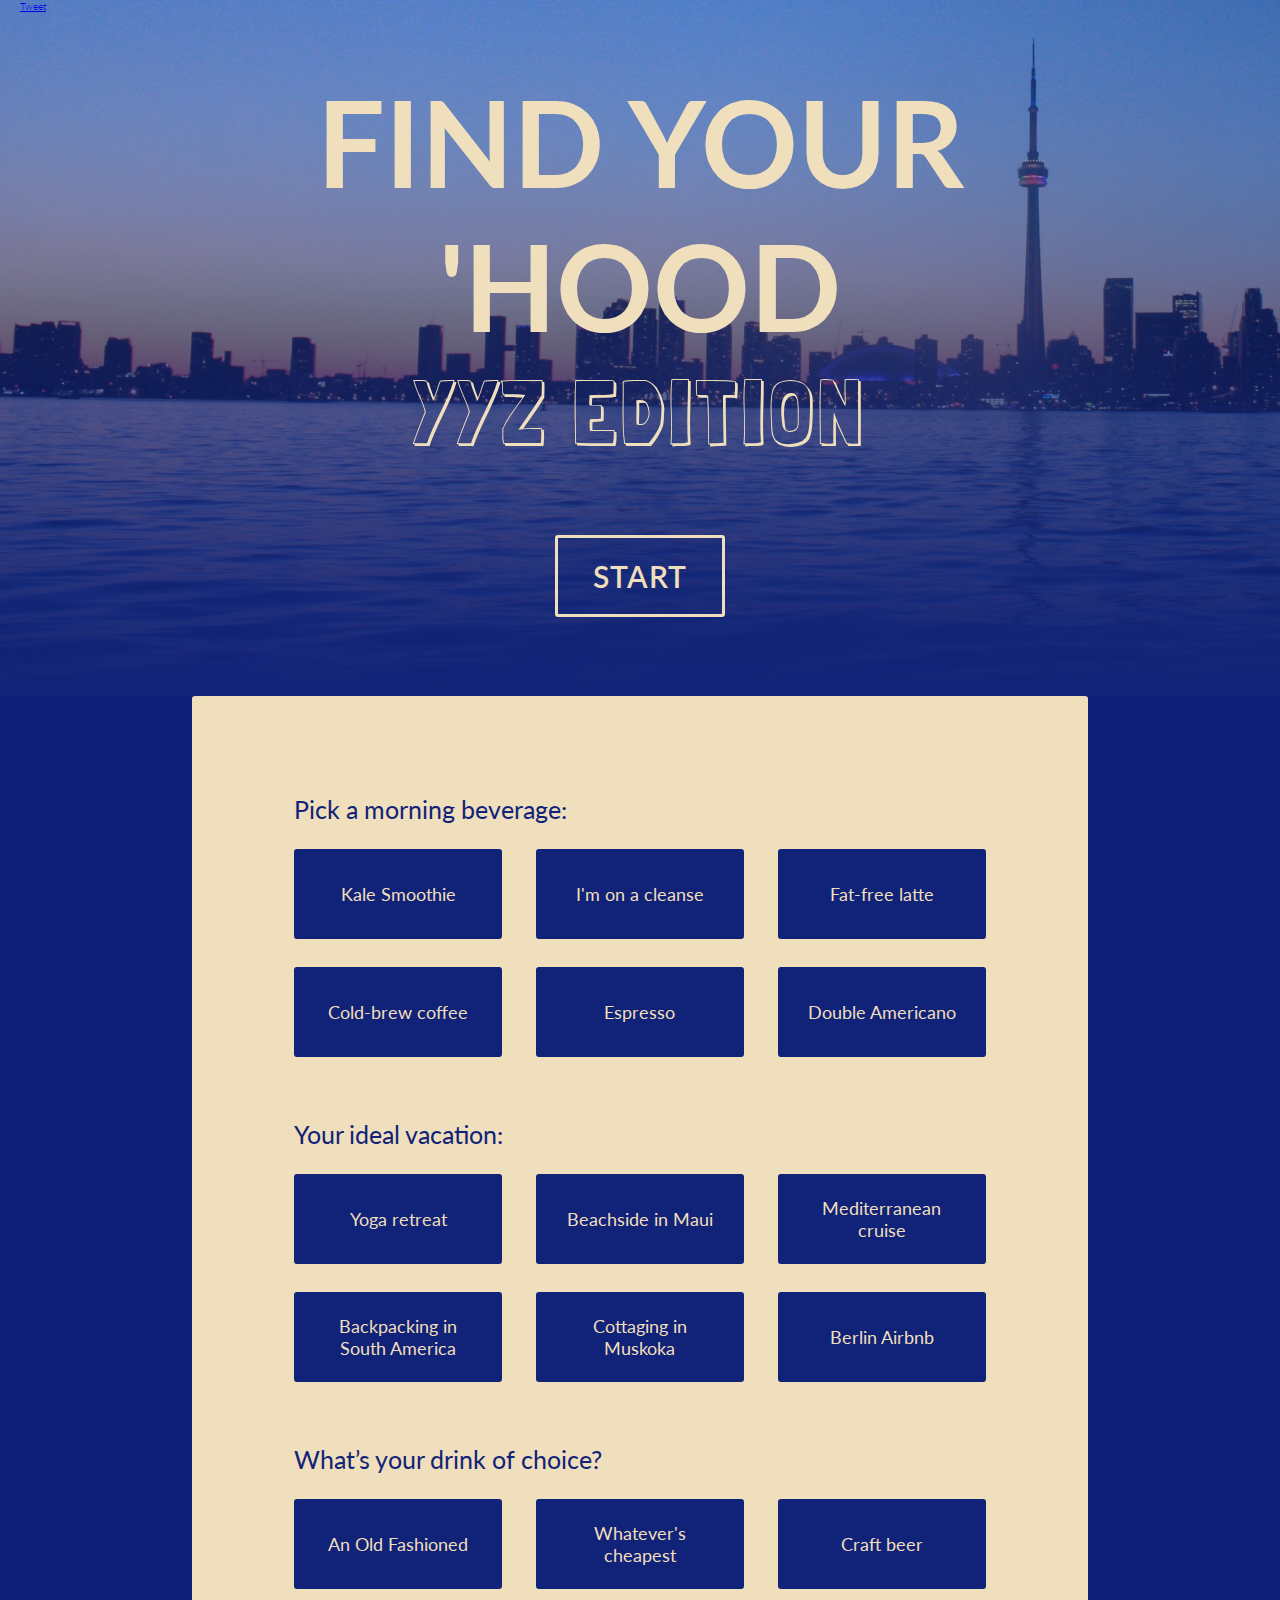
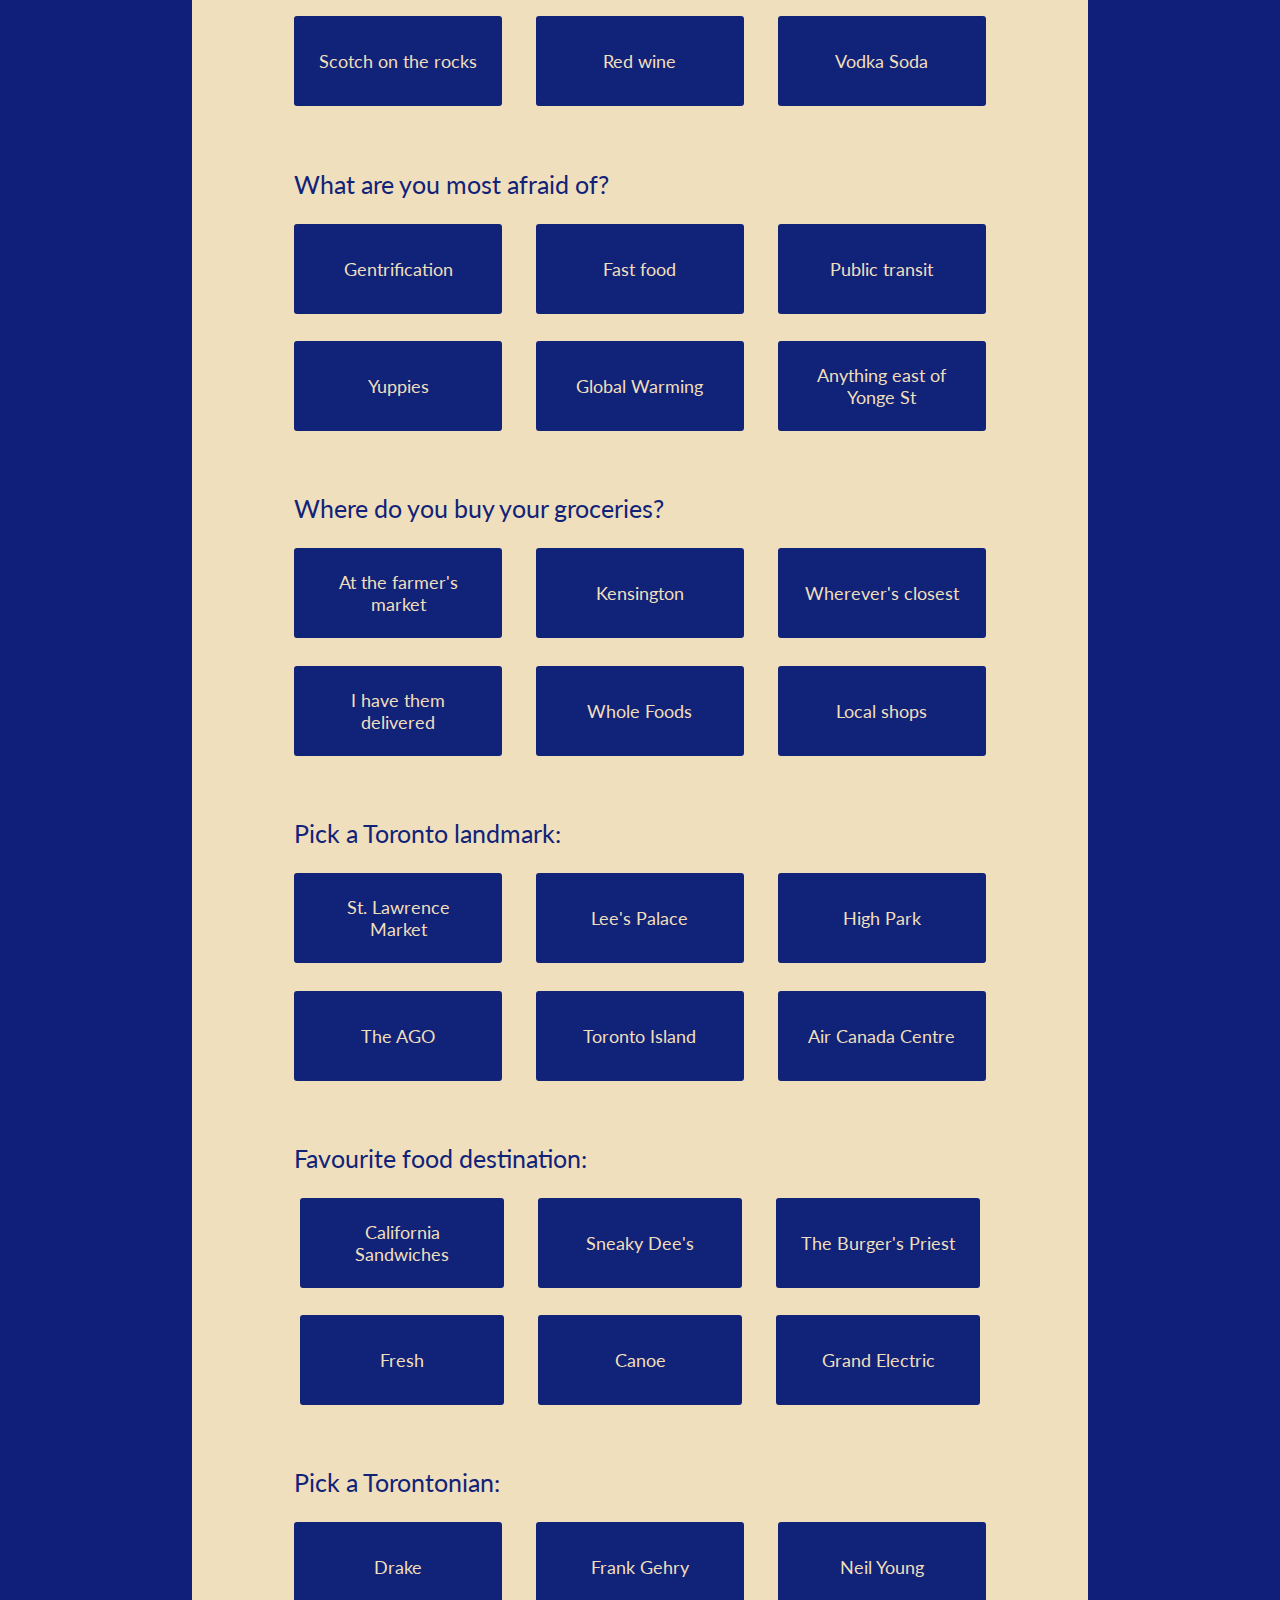
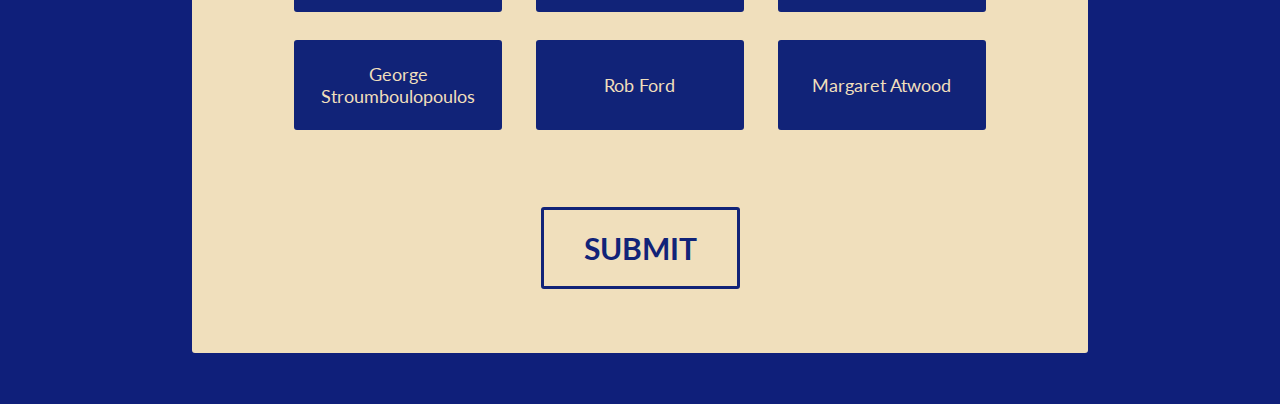
<file: index.html>
<!DOCTYPE html>
<html lang="en">
<head>
	<meta charset="UTF-8">
	<title>Find your YYZ 'hood.</title>
	<link href='http://fonts.googleapis.com/css?family=Londrina+Shadow|Lato:400,300,900|Josefin+Sans:400,600,300' rel='stylesheet' type='text/css'>
	<link href='https://fonts.googleapis.com/css?family=McLaren' rel='stylesheet' type='text/css'>
	<link rel="icon" type="image/png" href="favicon.png"/>
	<meta name="viewport" content="width=device-width">
	<link rel="stylesheet" href="style.css">
</head>
<body>	
	<header>
		<div class="twitter">
			<a href="https://twitter.com/share" class="twitter-share-button" data-url="http://bit.ly/1JOaRAQ" data-text="What Toronto neighbourhood do you belong in? Take the quiz: " data-via="milburnamanda" data-count="none" data-size="large" data-hashtags="YYZQuiz">Tweet</a>
		</div>
		<h1>Find your 'hood</h1>
		<h2>YYZ edition</h2>
		<div class="start-button smoothScroll">
			<a data-scroll href="#main" class="start">Start</a>
		</div>
	</header>
	<div class="main-container smoothScroll" id="main">
		<form class="neighbourhood-form">
			<p>Pick a morning beverage:</p>
			<div class="question question1">
				<input type="radio" id="kale" name="question1" value="3"><label for="kale">Kale Smoothie</label>
				<input type="radio" id="cleanse" name="question1" value="1"><label for="cleanse">I'm on a cleanse</label>
				<input type="radio" id="latte" name="question1" value="2"><label for="latte">Fat-free latte</label> 
				<input type="radio" id="cold" name="question1" value="6"><label for="cold">Cold-brew coffee</label>
				<input type="radio" id="espresso" name="question1" value="4"><label for="espresso">Espresso</label>
				<input type="radio" id="DA" name="question1" value="5"><label for="DA">Double Americano</label>
			</div>
			<p>Your ideal vacation:</p>
			<div class="question question2">
				<input type="radio" id="yoga" name="question2" value="3"><label for="yoga">Yoga retreat</label>
				<input type="radio" id="maui" name="question2" value="1"><label for="maui">Beachside in Maui</label>
				<input type="radio" id="cruise" name="question2" value="2"><label for="cruise">Mediterranean cruise</label> 
				<input type="radio" id="SA" name="question2" value="5"><label for="SA">Backpacking in South America</label>
				<input type="radio" id="muskoka" name="question2" value="4"><label for="muskoka">Cottaging in Muskoka</label>
				<input type="radio" id="berin" name="question2" value="6"><label for="berin">Berlin Airbnb</label>
			</div>
			<p>What’s your drink of choice?</p>
			<div class="question question3">
				<input type="radio" id="cocktail" name="question3" value="1"><label for="cocktail">An Old Fashioned</label>
				<input type="radio" id="cheap" name="question3" value="6"><label for="cheap">Whatever's cheapest</label>
				<input type="radio" id="craftBeer" name="question3" value="5"><label for="craftBeer">Craft beer</label>
				<input type="radio" id="scotch" name="question3" value="3"><label for="scotch">Scotch on the rocks</label>
				<input type="radio" id="wine" name="question3" value="2"><label for="wine">Red wine</label>
				<input type="radio" id="vodkaSoda" name="question3" value="4"><label for="vodkaSoda">Vodka Soda</label>
			</div>
			<p>What are you most afraid of?</p>
			<div class="question question4">
				<input type="radio" id="gentrification" name="question4" value="5"><label for="gentrification">Gentrification</label>
				<input type="radio" id="fastFood" name="question4" value="2"><label for="fastFood">Fast food</label>
				<input type="radio" id="ttc" name="question4" value="1"><label for="ttc">Public transit</label>
				<input type="radio" id="yuppies" name="question4" value="6"><label for="yuppies">Yuppies</label> 
				<input type="radio" id="globalWarming" name="question4" value="3"><label for="globalWarming">Global Warming</label>
				<input type="radio" id="eastOfYonge" name="question4" value="4"><label for="eastOfYonge">Anything east of Yonge St</label>
			</div>
			<p>Where do you buy your groceries?</p>
			<div class="question question5">
				<input type="radio" id="farmersMkt" name="question5" value="3"><label for="farmersMkt">At the farmer's market</label>
				<input type="radio" id="kensington" name="question5" value="5"><label for="kensington">Kensington</label>
				<input type="radio" id="closest" name="question5" value="6"><label for="closest">Wherever's closest</label>
				<input type="radio" id="delivered" name="question5" value="1"><label for="delivered">I have them delivered</label>
				<input type="radio" id="wholeFoods" name="question5" value="2"><label for="wholeFoods">Whole Foods</label>
				<input type="radio" id="localShops" name="question5" value="4"><label for="localShops">Local shops</label>
			</div>
			<p>Pick a Toronto landmark:</p>
			<div class="question question6">
				<input type="radio" id="stlawrence" name="question6" value="3"><label for="stlawrence">St. Lawrence Market</label>
				<input type="radio" id="lees" name="question6" value="6"><label for="lees">Lee's Palace</label>
				<input type="radio" id="highPark" name="question6" value="5"><label for="highPark">High Park</label> 
				<input type="radio" id="ago" name="question6" value="2"><label for="ago">The AGO</label>
				<input type="radio" id="island" name="question6" value="4"><label for="island">Toronto Island</label>
				<input type="radio" id="ACC" name="question6" value="1"><label for="ACC">Air Canada Centre</label>
			</div>
			<p>Favourite food destination:</p>
			<div class="question question7">
				<input type="radio" id="caliSandi" name="question7" value="4"><label for="caliSandi">California Sandwiches</label>
				<input type="radio" id="sneaks" name="question7" value="5"><label for="sneaks">Sneaky Dee's</label>
				<input type="radio" id="burgers" name="question7" value="3"><label for="burgers">The Burger's Priest</label>
				<input type="radio" id="fresh" name="question7" value="2"><label for="fresh">Fresh</label>
				<input type="radio" id="canoe" name="question7" value="1"><label for="canoe">Canoe</label>
				<input type="radio" id="grandElectric" name="question7" value="6"><label for="grandElectric">Grand Electric</label>
			</div>
			<p>Pick a Torontonian:</p>
			<div class="question question8">
				<input type="radio" id="drake" name="question8" value="6"><label for="drake">Drake</label>
				<input type="radio" id="gehry" name="question8" value="2"><label for="gehry">Frank Gehry</label>
				<input type="radio" id="neilYoung" name="question8" value="4"><label for="neilYoung">Neil Young</label>
				<input type="radio" id="strombo" name="question8" value="3"><label for="strombo">George Stroumboulopoulos</label>
				<input type="radio" id="robFord" name="question8" value="1"><label for="robFord">Rob Ford</label>
				<input type="radio" id="margaret" name="question8" value="5"><label for="margaret">Margaret Atwood</label>
			</div>
		<input type="submit" value="Submit" class="submit">
		</form>
	</div>
	<div class="result-container hidden yorkville">
		<div class="result hidden yorkville">
			<p class= "close">CLOSE</p>	
			<h2>You belong in...</h2>
			<h2 class="neighbourhood">YORKVILLE</h2>
			<p>You’re no stranger to the finer things in life-and you like it that way. Yorkville is home to Toronto’s most exclusive shops, sophisticated restaurants and lavish condos. Needless to say, this is your kind of ‘hood. Now go enjoy a cocktail at Sassafraz.</p>
			<a href="https://twitter.com/share" class="twitter-share-button" data-url="http://bit.ly/1JOaRAQ" data-text="I got YORKVILLE. What's your Toronto neighbourhood? Take the quiz: " data-via="milburnamanda" data-count="none" data-size="large" data-hashtags="YYZQuiz">Tweet</a>
		</div>
	</div>
	<div class="result-container hidden forestHill">
		<div class="result hidden forestHill">
			<p class= "close">CLOSE</p>
			<h2 class="top">You belong in...</h2>
			<h2 class="neighbourhood">FOREST HILL</h2>
			<p class="description">You won’t settle for anything less than the best. Sprawling mansions, private schools and manicured green space—yep… you, your family and the nanny should be more than comfortable in Forest Hill. </p>
			<a href="https://twitter.com/share" class="twitter-share-button" data-url="http://bit.ly/1JOaRAQ" data-text="I got FOREST HILL. What's your Toronto neighbourhood? Take the quiz: " data-via="milburnamanda" data-count="none" data-size="large" data-hashtags="YYZQuiz">Tweet</a>
		</div>
	</div>
	<div class="result-container hidden beaches">
		<div class="result hidden beaches">
			<p class= "close">CLOSE</p>
			<h2 class="top">You belong in...</h2>
			<h2 class="neighbourhood">THE BEACHES</h2>
			<p class="description">You have a laid-back lifestyle and you likely own a dog. You’ll love the vibe in the Beaches. With a relaxed, small-town charm, this ‘hood offers an eclectic mix of shops, cafés and pubs in addition to easy access to the beachfront. Welcome home.</p>
			<a href="https://twitter.com/share" class="twitter-share-button" data-url="http://bit.ly/1JOaRAQ" data-text="I got THE BEACHES. What's your Toronto neighbourhood? Take the quiz: " data-via="milburnamanda" data-count="none" data-size="large" data-hashtags="YYZQuiz">Tweet</a>
		</div>
	</div>
	<div class="result-container hidden distillery">
		<div class="result hidden distillery">
			<p class= "close">CLOSE</p>
			<h2 class="top">You belong in...</h2>
			<h2 class="neighbourhood">THE DISTILLERY DISTRICT</h2>
			<p class="description">You’re an arts and culture junkie with a deep appreciation for old-timey architecture—you belong in the Distillery District. So, what can you expect to find in this charming, pedestrian-only neighbourhood? Cobblestone streets lined with theatres, restaurants, galleries, boutique retailers and cafes. Get ready for the constant flow of tourists in your!</p>
			<a href="https://twitter.com/share" class="twitter-share-button" data-url="http://bit.ly/1JOaRAQ" data-text="I got THE DISTILLERY DISTRICT. What's your Toronto neighbourhood? Take the quiz: " data-via="milburnamanda" data-count="none" data-size="large" data-hashtags="YYZQuiz">Tweet</a>
		</div>
	</div>
	<div class="result-container hidden leslieville">
		<div class="result hidden leslieville">
			<p class= "close">CLOSE</p>
			<h2 class="top">You belong in...</h2>
			<h2 class="neighbourhood">LESLIEVILLE</h2>
			<p class="description">You’re a young professional finally ready to settle down. This family-friendly neighbourhood is close to downtown, has lots of green space and has an amazing brunch scene. Seriously—good luck trying to get a table at Lady Marmalade or Bonjour Brioche on a Sunday.</p>
			<a href="https://twitter.com/share" class="twitter-share-button" data-url="http://bit.ly/1JOaRAQ" data-text="I got LESLIEVILLE. What's your Toronto neighbourhood? Take the quiz: " data-via="milburnamanda" data-count="none" data-size="large" data-hashtags="YYZQuiz">Tweet</a>
		</div>
	</div>
	<div class="result-container hidden liberty">
		<div class="result hidden liberty">
			<p class= "close">CLOSE</p>
			<h2 class="top">You belong in...</h2>
			<h2 class="neighbourhood">LIBERTY VILLAGE</h2>
			<p class="description">You’re probably working at an agency with Mill Street Mondays, T-shirt Tuesdays and regular ping pong tourneys. So is everyone else in Liberty Village, so you'll fit right in. Aside from packed streetcars, Liberty Village has an LCBO, a grocery store and trendy condos—basically everything you’ll need.</p>
			<a href="https://twitter.com/share" class="twitter-share-button" data-url="http://bit.ly/1JOaRAQ" data-text="I got LIBERTY VILLAGE. What's your Toronto neighbourhood? Take the quiz: " data-via="milburnamanda" data-count="none" data-size="large" data-hashtags="YYZQuiz">Tweet</a>
		</div>
	</div>
	<div class="result-container hidden annex">
		<div class="result hidden annex">
			<p class= "close">CLOSE</p>
			<h2 class="top">You belong in...</h2>
			<h2 class="neighbourhood">THE ANNEX</h2>
			<p class="description">You’re equal parts trendy and practical, and the Annex is your happy medium. This neighbourhood is home to countless pubs and restaurants and offers convenient access to the TTC. Be warned: it’s a popular neighbourhood for students, so it can get a little rowdy. But if you don’t mind a little bit of noise, you’ll love it here.</p>
			<a href="https://twitter.com/share" class="twitter-share-button" data-url="http://bit.ly/1JOaRAQ" data-text="I got THE ANNEX. What's your Toronto neighbourhood? Take the quiz: " data-via="milburnamanda" data-count="none" data-size="large" data-hashtags="YYZQuiz">Tweet</a>
		</div>
	</div>
	<div class="result-container hidden littleItaly">
		<div class="result hidden littleItaly">
			<p class= "close">CLOSE</p>
			<h2 class="top">You belong in...</h2>
			<h2 class="neighbourhood">LITTLE ITALY</h2>
			<p class="description">Little Italy is where it’s at. There are tons of restaurants, bars and shops around, which is perfect for you because you’re always on the go. If you’re cool with a little bit of noise, this is the place for you!</p>
			<a href="https://twitter.com/share" class="twitter-share-button" data-url="http://bit.ly/1JOaRAQ" data-text="I got LITTLE ITALY. What's your Toronto neighbourhood? Take the quiz: " data-via="milburnamanda" data-count="none" data-size="large" data-hashtags="YYZQuiz">Tweet</a>
		</div>
	</div>
	<div class="result-container hidden chinatown">
		<div class="result hidden chinatown">
			<p class= "close">CLOSE</p>
			<h2 class="top">You belong in...</h2>
			<h2 class="neighbourhood">CHINATOWN</h2>
			<p class="description">You’re the laid-back, go-with-the-flow type. You’re never in a rush to get anywhere, which is a good thing, because the sidewalks in Chinatown are always packed. On the plus side, you can get a full meal for under $10 at any time of day (or night).</p>
			<a href="https://twitter.com/share" class="twitter-share-button" data-url="http://bit.ly/1JOaRAQ" data-text="I got CHINATOWN. What's your Toronto neighbourhood? Take the quiz: " data-via="milburnamanda" data-count="none" data-size="large" data-hashtags="YYZQuiz">Tweet</a>
		</div>
	</div>
	<div class="result-container hidden kensington">
		<div class="result hidden kensington">
			<p class= "close">CLOSE</p>
			<h2 class="top">You belong in...</h2>
			<h2 class="neighbourhood">KENSINGTON MARKET</h2>
			<p class="description">You’re pretty laid-back and a little bit eclectic—you’ll love the vibe in Kensington. Crawling with vintage shops, one-of-a-kind restaurants and outrageous street performers, Kensington is one of the most unique neighbourhoods in the city.</p>
			<a href="https://twitter.com/share" class="twitter-share-button" data-url="http://bit.ly/1JOaRAQ" data-text="I got KENSINGTON. What's your Toronto neighbourhood? Take the quiz: " data-via="milburnamanda" data-count="none" data-size="large" data-hashtags="YYZQuiz">Tweet</a>
		</div>	
	</div>
	<div class="result-container hidden dundas">
		<div class="result hidden dundas">
			<p class= "close">CLOSE</p>
			<h2 class="top">You belong in...</h2>
			<h2 class="neighbourhood">DUNDAS WEST</h2>
			<p class="description">You’re pretty low-key but you still like to have a good time. You're a great fit for Dundas West-a happening neighbourhood with a trendy vibe and minimal tourists. The strip is lined with hidden gems frequented by the locals. With tons of restaurants, bars and shops—it’s exactly what you’re looking for.</p>
			<a href="https://twitter.com/share" class="twitter-share-button" data-url="http://bit.ly/1JOaRAQ" data-text="I got DUNDAS WEST. What's your Toronto neighbourhood? Take the quiz: " data-via="milburnamanda" data-count="none" data-size="large" data-hashtags="YYZQuiz">Tweet</a>
		</div>
	</div>
	<div class="result-container hidden junction">
		<div class="result hidden junction">
			<p class= "close">CLOSE</p>
			<h2 class="top">You belong in...</h2>
			<h2 class="neighbourhood">THE JUNCTION</h2>
			<p class="description">You’re the type of person who likes to take a load off at the end of the day. The Junction offers an escape from the city without actually having to leave it. Tucked away from the hustle and bustle, this low-key neighbourhood has plenty of restaurants and shops to choose from.</p>
			<a href="https://twitter.com/share" class="twitter-share-button" data-url="http://bit.ly/1JOaRAQ" data-text="I got THE JUNCTION. What's your Toronto neighbourhood? Take the quiz: " data-via="milburnamanda" data-count="none" data-size="large" data-hashtags="YYZQuiz">Tweet</a>
		</div>
	</div>
	<div class="result-container hidden bloor">
		<div class="result hidden bloor">
			<p class= "close">CLOSE</p>
			<h2 class="top">You belong in...</h2>
			<h2 class="neighbourhood">BLOORDALE</h2>
			<p class="description">You have a steadily growing vinyl collection and you bike everywhere. With hip coffee shops, tattoo parlours and slew of vegan restaurants, Bloordale is the place for you. This formerly sketchy ‘hood has transformed into a hipster haven, rough around the edges and free of corporate chains. You’re going to love it here.</p>
			<a href="https://twitter.com/share" class="twitter-share-button" data-url="http://bit.ly/1JOaRAQ" data-text="I got BLOORDALE. What's your Toronto neighbourhood? Take the quiz: " data-via="milburnamanda" data-count="none" data-size="large" data-hashtags="YYZQuiz">Tweet</a>
		</div>
	</div>
	<div class="result-container hidden parkdale">
		<div class="result hidden parkdale">
			<p class= "close">CLOSE</p>
			<h2 class="top">You belong in...</h2>
			<h2 class="neighbourhood">PARKDALE</h2>
			<p class="description">You likely have at least three tattoos and work as either a bartender or a graphic artist. You obviously belong in Parkdale. In its own little world, Parkdale is packed with vintage shops,  art galleries and coffee shops full of people typing away on their MacBooks. Basically, it’s hipster heaven.</p>
			<a href="https://twitter.com/share" class="twitter-share-button" data-url="http://bit.ly/1JOaRAQ" data-text="I got PARKDALE. What's your Toronto neighbourhood? Take the quiz: " data-via="milburnamanda" data-count="none" data-size="large" data-hashtags="YYZQuiz">Tweet</a>
		</div>
	</div>
<script src="https://ajax.googleapis.com/ajax/libs/jquery/1.10.2/jquery.min.js"></script>
<script src="smooth-scroll.js"></script>
<script src="script.js"></script>

</body>

</html>
</file>
<file: style.css>
article,aside,details,figcaption,figure,footer,header,hgroup,nav,section,summary{display:block;}audio,canvas,video{display:inline-block;}audio:not([controls]){display:none;height:0;}[hidden]{display:none;}html{font-family:sans-serif;-webkit-text-size-adjust:100%;-ms-text-size-adjust:100%;}a:focus{outline:thin dotted;}a:active,a:hover{outline:0;}h1{font-size:2em;}abbr[title]{border-bottom:1px dotted;}b,strong{font-weight:700;}dfn{font-style:italic;}mark{background:#ff0;color:#000;}code,kbd,pre,samp{font-family:monospace, serif;font-size:1em;}pre{white-space:pre-wrap;word-wrap:break-word;}q{quotes:\201C \201D \2018 \2019;}small{font-size:80%;}sub,sup{font-size:75%;line-height:0;position:relative;vertical-align:baseline;}sup{top:-.5em;}sub{bottom:-.25em;}img{border:0;}svg:not(:root){overflow:hidden;}fieldset{border:1px solid silver;margin:0 2px;padding:.35em .625em .75em;}button,input,select,textarea{font-family:inherit;font-size:100%;margin:0;}button,input{line-height:normal;}button,html input[type=button],/* 1 */
input[type=reset],input[type=submit]{-webkit-appearance:button;cursor:pointer;}button[disabled],input[disabled]{cursor:default;}input[type=checkbox],input[type=radio]{box-sizing:border-box;padding:0;}input[type=search]{-webkit-appearance:textfield;-moz-box-sizing:content-box;-webkit-box-sizing:content-box;box-sizing:content-box;}input[type=search]::-webkit-search-cancel-button,input[type=search]::-webkit-search-decoration{-webkit-appearance:none;}textarea{overflow:auto;vertical-align:top;}table{border-collapse:collapse;border-spacing:0;}body,figure{margin:0;}legend,button::-moz-focus-inner,input::-moz-focus-inner{border:0;padding:0;}

.clearfix:after {
   content: " ";
   visibility: hidden;
   display: block;
   height: 0;
   clear: both;
}

*, *:before, *:after {
	box-sizing: border-box;
}
/* End of set-up styles */

html {
	font-size: 10px;
}
body {
	font-family: 'Lato', sans-serif;
	font-weight: 300;
	color: #F0DFBC;
	margin: 0 auto;
	padding: 0;
	position: relative;
}
h1 {
	font-size: 12rem;
	text-transform: uppercase;
	margin-top: -50px;
	font-family: 'Lato', sans-serif;
	font-weight: 700;
	margin: 0 auto;
	text-align: center;
	width: 60%;
}
h2 {
	margin: 0 auto 4%;
	font-weight: 400;
	text-transform: uppercase;
	font-size: 9rem;
	letter-spacing: 5px;
	font-family: 'Londrina Shadow', sans-serif;
	width: 50%;
	text-align: center;
}
.start-button {
	width: 100%;
	display: -webkit-flex;
	display: flex;
	-webkit-justify-content: center;
	justify-content: center;
}
a.start {
	text-decoration: none;
	width: 170px;
	padding: 20px;
	font-size: 3rem;
	font-family: 'Lato', sans-serif;
	font-weight: 600;
	text-align: center;
	margin: 20px auto 40px;
	text-transform: uppercase;
	color: #F0DFBC;
	background: rgba(15, 35, 120, 0.3);
	border: 3px solid #F0DFBC;
	border-radius: 3px;
	transition: all 0.3s ease;
	letter-spacing: 1px;
}
a.start:hover {
	color: #0f1F7A;
	background: #F0DFBC;
	border: 3px solid #F0DFBC;
}
header {
	background: linear-gradient(rgba(17, 35, 120, 0.3), rgba(17, 35, 120, 1.0)), url(toronto.jpg) no-repeat center;
	background-size: cover;
	max-width: 100%;
	width: 100%;
	padding-bottom: 3%;
}
.twitter {
	height: 70px; /* Hold height until button loads */
}
.twitter-share-button {
	margin: 20px;
}
.main-container{
	background: #0f1f7a;
	padding-bottom: 4%;
}
p {
	display: block;
	width: 100%;
	font-weight: 800;
	font-size: 2.5rem;
	margin-top: 5%;
	padding: 0;
	font-family: 'Lato', sans-serif;
	font-weight: 400;	
}
.neighbourhood-form {
	font-weight: 400;
	background: #F0DFBC;
	border-radius: 3px;
	width: 70%;
	margin: 0 auto;
	color: rgb(17,35,120);
	padding: 5% 8%;
	display:-webkit-flex;
	display:flex;
	-webkit-justify-content: center;
	justify-content: center;
	-webkit-flex-wrap: wrap;
	flex-wrap: wrap;
}
.question {
	display:-webkit-flex;
	display: flex;
	-webkit-flex-wrap: wrap;
	flex-wrap: wrap;
	-webkit-justify-content: space-between;
	justify-content: space-between;
	-webkit-align-items: center;
	align-items: center;
	text-align: center;
}
input[type=radio] {
    display:none; 
}
input[type=radio] + label {
	margin-bottom: 4%;
	padding: 1% 3%;
  	background: rgb(17,35,120);
  	border: 3px solid rgb(17,35,120);
  	border-radius: 3px;
	color: #F0DFBC;
	width: 30%;
	height: 9rem;
	font-size: 1.8rem;
	display: -webkit-flex;
	display: flex;
	-webkit-flex-wrap: wrap;
	flex-wrap: wrap;
	-webkit-align-items: center;
	align-items: center;
	-webkit-justify-content: center;
	justify-content: center;
}
input[type=radio] + label:hover {
	background: rgba(17, 35, 120, 0.8);
}
input[type=radio]:checked + label {
	background: #F0DFBC;
   	color: rgb(17,35,120);
   	border: 3px solid rgb(17,35,120);
}
input.submit {
   background-image: none;
   background: #F0DFBC;
   color: rgb(17,35,120);
   border: 3px solid rgb(17,35,120);
   padding: 20px 40px;
   text-transform: uppercase;
   font-weight: 700;
   font-size: 3rem;
   margin-top: 5rem;
   transition: all 0.3s ease;
   border-radius: 3px;
}
input.submit:hover, input.submit:focus {
	background: rgba(17, 35, 120, 0.7);
	color: #F0DFBC;
}
.result-container {
	height: 100vh;
	position: fixed;
	top: 0;
	left: 0;
	display: -webkit-flex;
	display: flex;
	-webkit-justify-content: center;
	justify-content: center;
	-webkit-align-items: center;
	align-items: center;
	background: rgb(17, 35, 120);
}
.result {
	color: rgb(17,35,120);
	background: #F0DFBC;
	padding: 5rem;
	width: 70%;
}
.result h2 {
	padding: 0;
	width: 100%;
}
.result .top {
	font-family: 'Lato', sans-serif;
	font-size: 4rem;
	letter-spacing: 0;
	text-transform: uppercase;
	margin-bottom: 2rem;
}
.result h2.neighbourhood {
	font-weight: 800;
}
.result .description {
	font-size: 2.2rem;
	margin: 20px 0;
}
.result .close {
	text-align: right;
	font-weight: 400;
	text-decoration: underline;
	font-size: 1.8rem;
}
.result .close:hover {
	cursor: pointer;
}
.result h2 {
	text-transform: none;
}
.hidden {
	display: none;
}

@media (max-width: 1075px) {
	h1, 
	h2,
	h3 {
	width: 80%;
	}

	.neighbourhood-form {
	width: 90%;
	}
}

@media (max-width: 875px) {

	h1, 
	h2, 
	h3 {
		width: 90%;
	}
	.neighbourhood-form {
		width: 95%;
		padding: 3%;
	}
	input.submit {
		font-size: 2rem;
		margin: 3% auto;
	}
	input[type=radio] + label {
		margin: 2%;
		color: #F0DFBC;
		width: 45%;
		height: 9rem;
	}
	.result {
		width: 90%;
		height: 100vh;
	}
}

@media (max-width: 500px) {

	h1 {
		font-size: 6rem;
		padding-top: 6rem;
		padding-top: 0;
	}
	h2 {
		font-size: 4rem;
	}
	h3 {
		display: none;
	}
	a.start {
		font-size: 2 rem;
		padding: 12px;
	}
	.neighbourhood-form {
		width: 100%;
		padding: 3%;
	}
	.result {
		width: 100%;
		height: 100vh;
		padding: 2rem;
	}
	.result .top {
		font-size: 2rem;
		margin: 0;
	}
	.result .description {
		font-size: 1.5rem;
		margin: 0;
	}
}

@media (max-width: 450px) {
	input[type=radio] + label {
		margin: 2%;
		color: #F0DFBC;
		width: 96%;
		height: 5rem;
		font-size: 1.6rem;
	}
	input.submit {
		width: 60%;
	}
}
</file>
